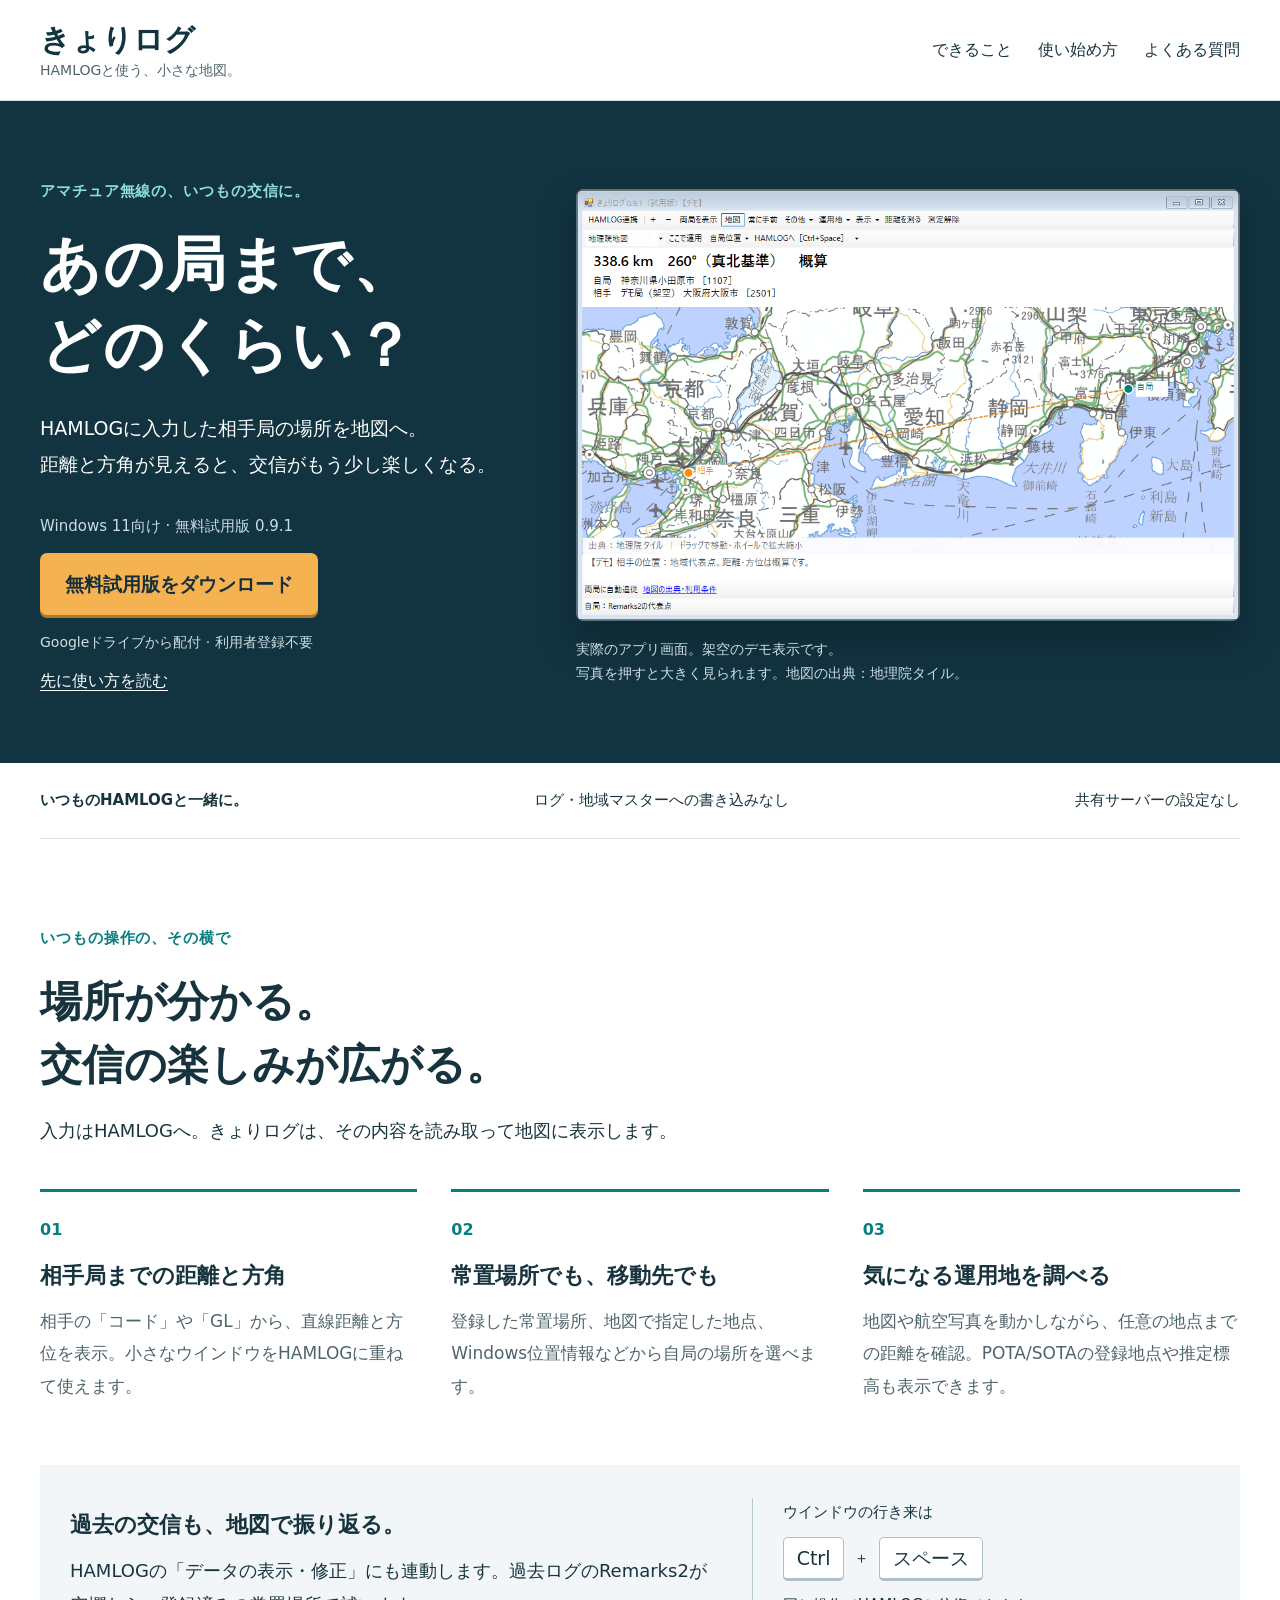
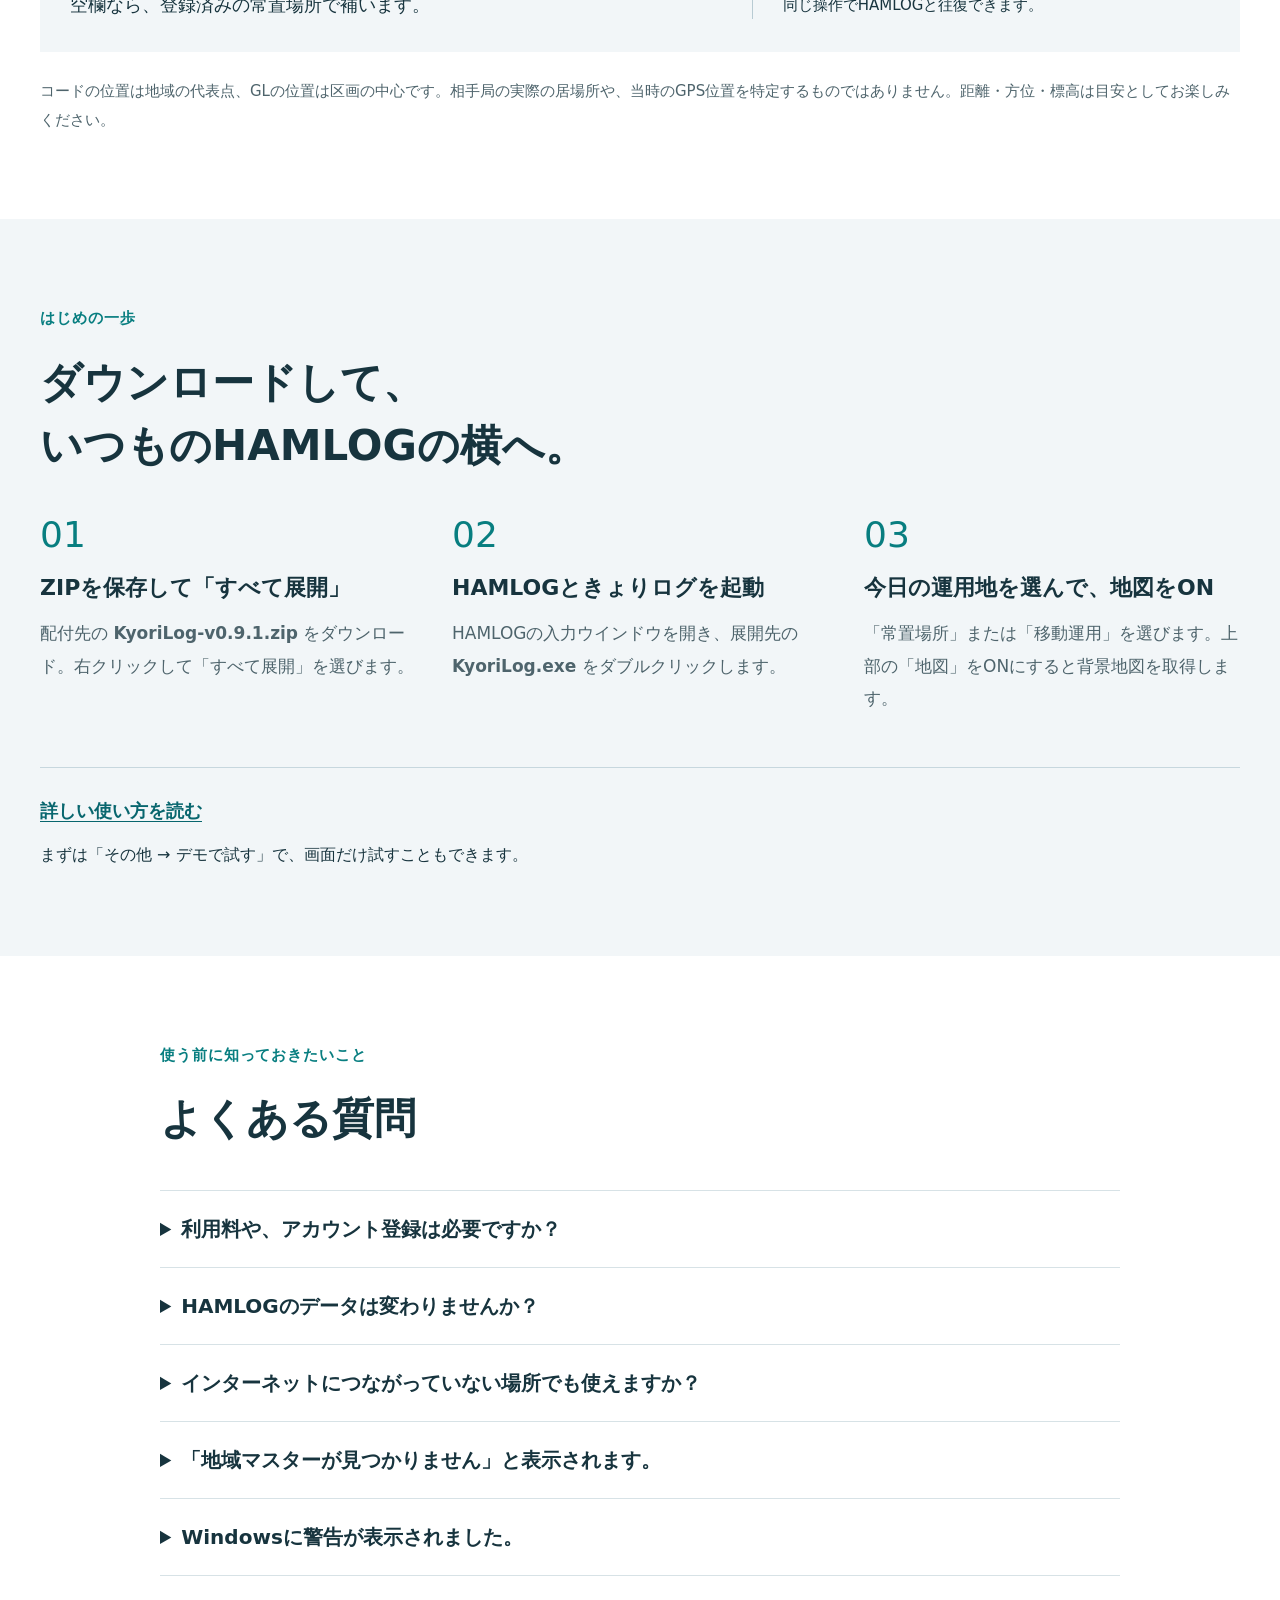
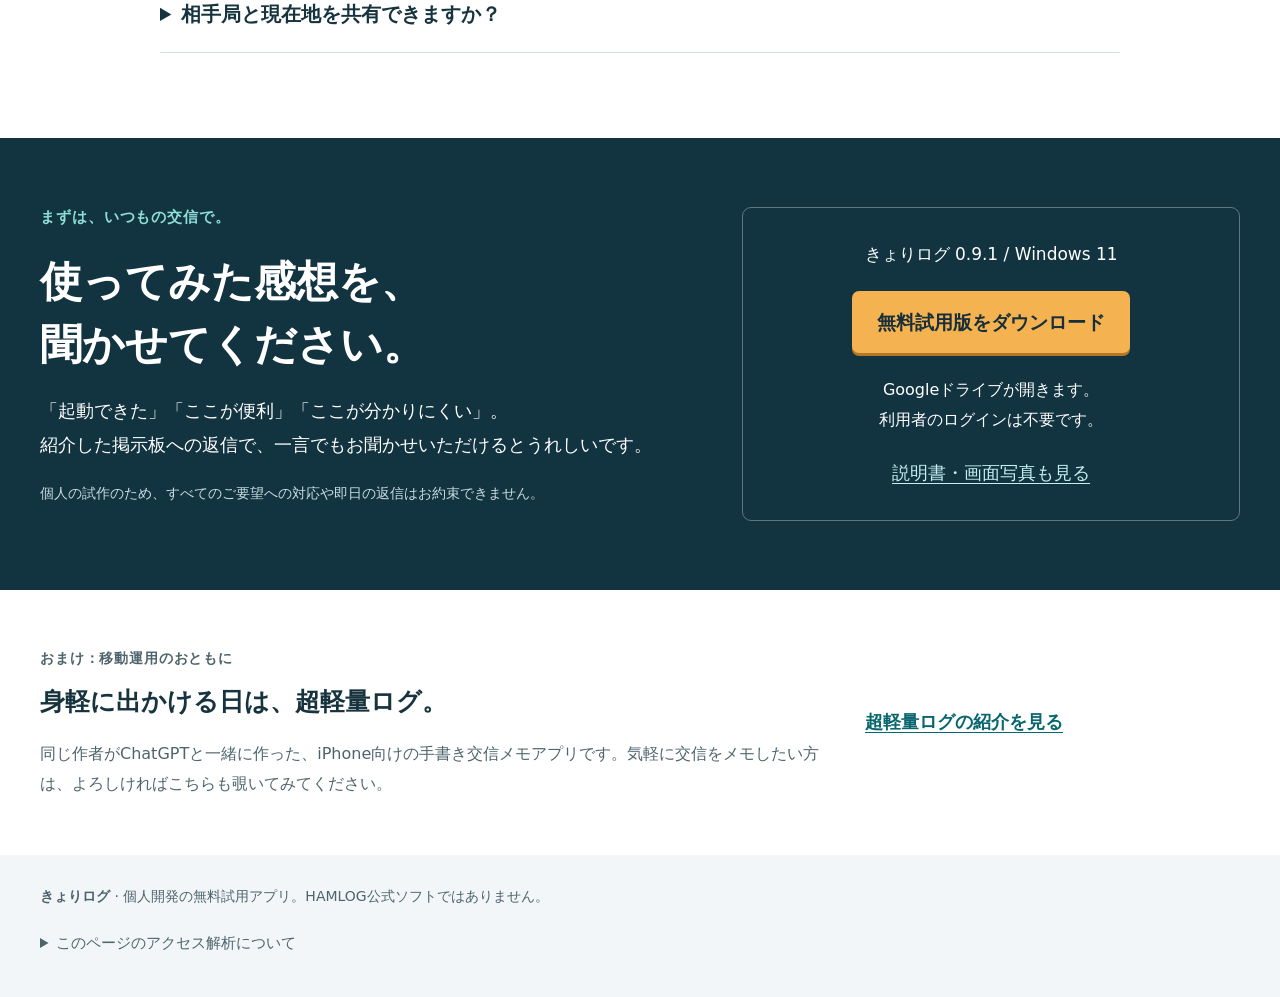
<file: index.html>
<!doctype html>
<html lang="ja">
<head>
  <meta charset="utf-8">
  <meta name="viewport" content="width=device-width, initial-scale=1">
  <meta name="description" content="HAMLOGの相手局まで、どのくらい？ きょりログは、地図・直線距離・方位を表示するWindows 11向けの無料試用アプリです。">
  <meta name="theme-color" content="#123340">
  <title>きょりログ｜交信相手との距離が、地図で見える。</title>
  <link rel="icon" type="image/svg+xml" href="data:image/svg+xml,%3Csvg xmlns='http://www.w3.org/2000/svg' viewBox='0 0 32 32'%3E%3Crect width='32' height='32' rx='7' fill='%23123340'/%3E%3Cpath d='M8 23L24 9' stroke='%23fff' stroke-width='2' stroke-dasharray='3 2'/%3E%3Ccircle cx='8' cy='23' r='4' fill='%232dbab1'/%3E%3Ccircle cx='24' cy='9' r='4' fill='%23f3ad4c'/%3E%3C/svg%3E">
  <link rel="stylesheet" href="styles.css">
  <script src="site-config.js" defer></script>
  <script src="site.js" defer></script>
</head>
<body>
<a class="skip" href="#main">本文へ移動</a>
<header class="header">
  <div class="wrap header-inner">
    <a class="brand" href="#top">きょりログ<span>HAMLOGと使う、小さな地図。</span></a>
    <nav aria-label="主なメニュー"><a href="#features">できること</a><a href="#start">使い始め方</a><a href="#questions">よくある質問</a></nav>
  </div>
</header>
<main id="main">
  <section class="hero" id="top">
    <div class="wrap hero-grid">
      <div class="hero-copy">
        <p class="eyebrow">アマチュア無線の、いつもの交信に。</p>
        <h1>あの局まで、<br>どのくらい？</h1>
        <p class="lead">HAMLOGに入力した相手局の場所を地図へ。<br>距離と方角が見えると、交信がもう少し楽しくなる。</p>
        <p class="availability">Windows 11向け · 無料試用版 0.9.1</p>
        <a class="button download-link" data-placement="hero" href="https://drive.google.com/file/d/1EHU4rluCz1CzdMU7g1jl6iN12F142Nl7/view?usp=drive_link" target="_blank" rel="noopener">無料試用版をダウンロード</a>
        <p class="download-note">Googleドライブから配付 · 利用者登録不要</p>
        <a class="quiet-link" href="guide.html">先に使い方を読む</a>
      </div>
      <figure class="hero-figure">
        <a href="kyorilog-screen.png" target="_blank" rel="noopener" aria-label="きょりログの画面写真を原寸で開く（新しいタブ）"><img src="kyorilog-screen.png" width="1000" height="650" alt="きょりログのデモ画面。小田原と大阪を地図で結び、直線距離338.6km、真北基準の方位260度を表示しています。" fetchpriority="high"></a>
        <figcaption>実際のアプリ画面。架空のデモ表示です。<br>写真を押すと大きく見られます。地図の出典：地理院タイル。</figcaption>
      </figure>
    </div>
  </section>

  <div class="wrap reassurance"><p>いつものHAMLOGと一緒に。</p><p>ログ・地域マスターへの書き込みなし</p><p>共有サーバーの設定なし</p></div>

  <section class="wrap section" id="features">
    <div class="section-heading"><p class="eyebrow">いつもの操作の、その横で</p><h2>場所が分かる。<br>交信の楽しみが広がる。</h2><p>入力はHAMLOGへ。きょりログは、その内容を読み取って地図に表示します。</p></div>
    <div class="feature-grid">
      <article><span class="number">01</span><h3>相手局までの距離と方角</h3><p>相手の「コード」や「GL」から、直線距離と方位を表示。小さなウインドウをHAMLOGに重ねて使えます。</p></article>
      <article><span class="number">02</span><h3>常置場所でも、移動先でも</h3><p>登録した常置場所、地図で指定した地点、Windows位置情報などから自局の場所を選べます。</p></article>
      <article><span class="number">03</span><h3>気になる運用地を調べる</h3><p>地図や航空写真を動かしながら、任意の地点までの距離を確認。POTA/SOTAの登録地点や推定標高も表示できます。</p></article>
    </div>
    <div class="practical">
      <div><h3>過去の交信も、地図で振り返る。</h3><p>HAMLOGの「データの表示・修正」にも連動します。過去ログのRemarks2が空欄なら、登録済みの常置場所で補います。</p></div>
      <div class="shortcut"><p>ウインドウの行き来は</p><p><kbd>Ctrl</kbd><span>＋</span><kbd>スペース</kbd></p><p>同じ操作でHAMLOGと往復できます。</p></div>
    </div>
    <p class="accuracy-note">コードの位置は地域の代表点、GLの位置は区画の中心です。相手局の実際の居場所や、当時のGPS位置を特定するものではありません。距離・方位・標高は目安としてお楽しみください。</p>
  </section>

  <section class="start-section" id="start"><div class="wrap section">
    <div class="section-heading"><p class="eyebrow">はじめの一歩</p><h2>ダウンロードして、<br>いつものHAMLOGの横へ。</h2></div>
    <ol class="steps">
      <li><h3>ZIPを保存して「すべて展開」</h3><p>配付先の <strong>KyoriLog-v0.9.1.zip</strong> をダウンロード。右クリックして「すべて展開」を選びます。</p></li>
      <li><h3>HAMLOGときょりログを起動</h3><p>HAMLOGの入力ウインドウを開き、展開先の <strong>KyoriLog.exe</strong> をダブルクリックします。</p></li>
      <li><h3>今日の運用地を選んで、地図をON</h3><p>「常置場所」または「移動運用」を選びます。上部の「地図」をONにすると背景地図を取得します。</p></li>
    </ol>
    <div class="start-links"><a class="text-link" href="guide.html">詳しい使い方を読む</a><p>まずは「その他 → デモで試す」で、画面だけ試すこともできます。</p></div>
  </div></section>

  <section class="wrap section questions" id="questions">
    <div class="section-heading"><p class="eyebrow">使う前に知っておきたいこと</p><h2>よくある質問</h2></div>
    <details><summary>利用料や、アカウント登録は必要ですか？</summary><p>今回の試用版は無料です。きょりログの利用登録、共有サーバーの設定、クレジットカードの登録は不要です。通常のインターネット通信料はご利用の回線によります。</p></details>
    <details><summary>HAMLOGのデータは変わりませんか？</summary><p>入力画面や過去ログ画面の内容と、地域マスターを読み取ります。HAMLOGのログファイルや地域マスターには書き込みません。HAMLOG本体・地域マスターは配付ZIPに含まれません。</p></details>
    <details><summary>インターネットにつながっていない場所でも使えますか？</summary><p>地域マスターから距離・方位を計算できます。背景地図や航空写真、推定標高の新規取得には通信が必要で、オフラインでの背景地図の表示は保証していません。</p></details>
    <details><summary>「地域マスターが見つかりません」と表示されます。</summary><p>「その他 → 地域マスターを選ぶ」から、使用中のHAMLOGの「HAMLOG.mst」を選んでください。常置場所の登録やRemarks2の記入例は、<a href="guide.html">使い方</a>に載せています。</p></details>
    <details><summary>Windowsに警告が表示されました。</summary><p>署名のない個人開発の試用ソフトのため、警告が表示されることがあります。不明な警告が出た場合は無理に進めず、ご覧になった紹介投稿への返信で表示内容をお知らせください。</p></details>
    <details><summary>相手局と現在地を共有できますか？</summary><p>今回の試用版には、相互の位置共有やQRコードでスマホの現在地を取り込む機能は含めていません。今後の構想として検討していますが、公開時期や将来の料金は未定です。</p></details>
  </section>

  <section class="download-section" id="download"><div class="wrap download-inner">
    <div><p class="eyebrow">まずは、いつもの交信で。</p><h2>使ってみた感想を、<br>聞かせてください。</h2><p>「起動できた」「ここが便利」「ここが分かりにくい」。<br>紹介した掲示板への返信で、一言でもお聞かせいただけるとうれしいです。</p><p class="support-note">個人の試作のため、すべてのご要望への対応や即日の返信はお約束できません。</p></div>
    <div class="download-panel"><p class="version">きょりログ 0.9.1 / Windows 11</p><a class="button download-link" data-placement="footer" href="https://drive.google.com/file/d/1EHU4rluCz1CzdMU7g1jl6iN12F142Nl7/view?usp=drive_link" target="_blank" rel="noopener">無料試用版をダウンロード</a><p>Googleドライブが開きます。<br>利用者のログインは不要です。</p><a class="folder-link" hidden>説明書・画面写真も見る</a></div>
  </div></section>

  <aside class="wrap companion"><div><p class="eyebrow">おまけ：移動運用のおともに</p><h2>身軽に出かける日は、超軽量ログ。</h2><p>同じ作者がChatGPTと一緒に作った、iPhone向けの手書き交信メモアプリです。気軽に交信をメモしたい方は、よろしければこちらも覗いてみてください。</p></div><a class="text-link" href="https://kokeshicamera-debug.github.io/chokeiryo-log/guide.html">超軽量ログの紹介を見る</a></aside>
</main>
<footer class="footer"><div class="wrap">
  <p><strong>きょりログ</strong> · 個人開発の無料試用アプリ。HAMLOG公式ソフトではありません。</p>
  <details class="privacy"><summary>このページのアクセス解析について</summary><p id="analytics-description">この紹介ページでは、設定完了後にGoogleアナリティクスで閲覧数と配付先へのボタンのクリック数を計測します。ダウンロードの完了数やアプリの起動回数は計測しません。きょりログの交信ログ・コールサイン・GPS位置は取得しません。</p><p>ブラウザーなどの利用情報がGoogleへ送信されます。計測を停止してもダウンロードできます。ブラウザーの設定などにより、数値には計測できない分が生じます。<a href="https://policies.google.com/technologies/partner-sites?hl=ja">Googleによるデータの利用について</a></p><button id="analytics-toggle" type="button" hidden>このブラウザーでアクセス解析を停止する</button><p id="analytics-status" role="status"></p></details>
</div></footer>
</body>
</html>
</file>
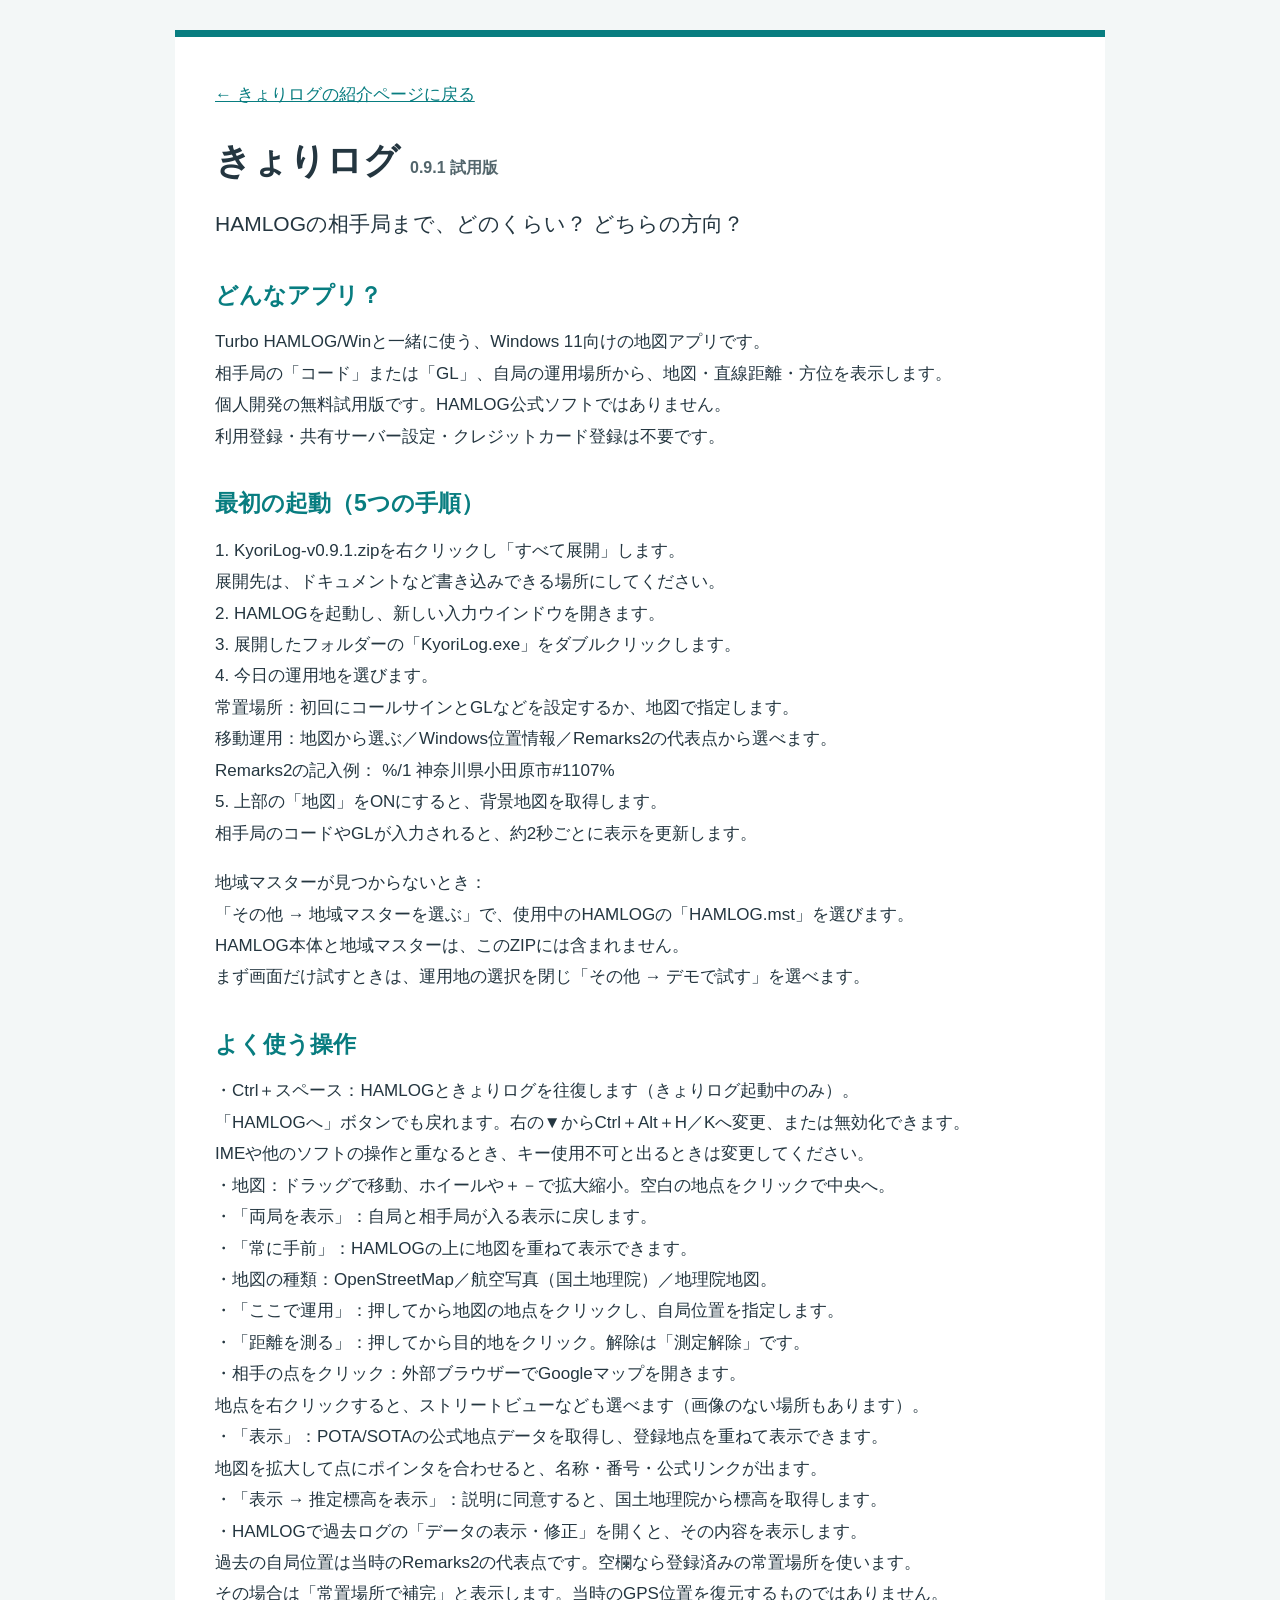
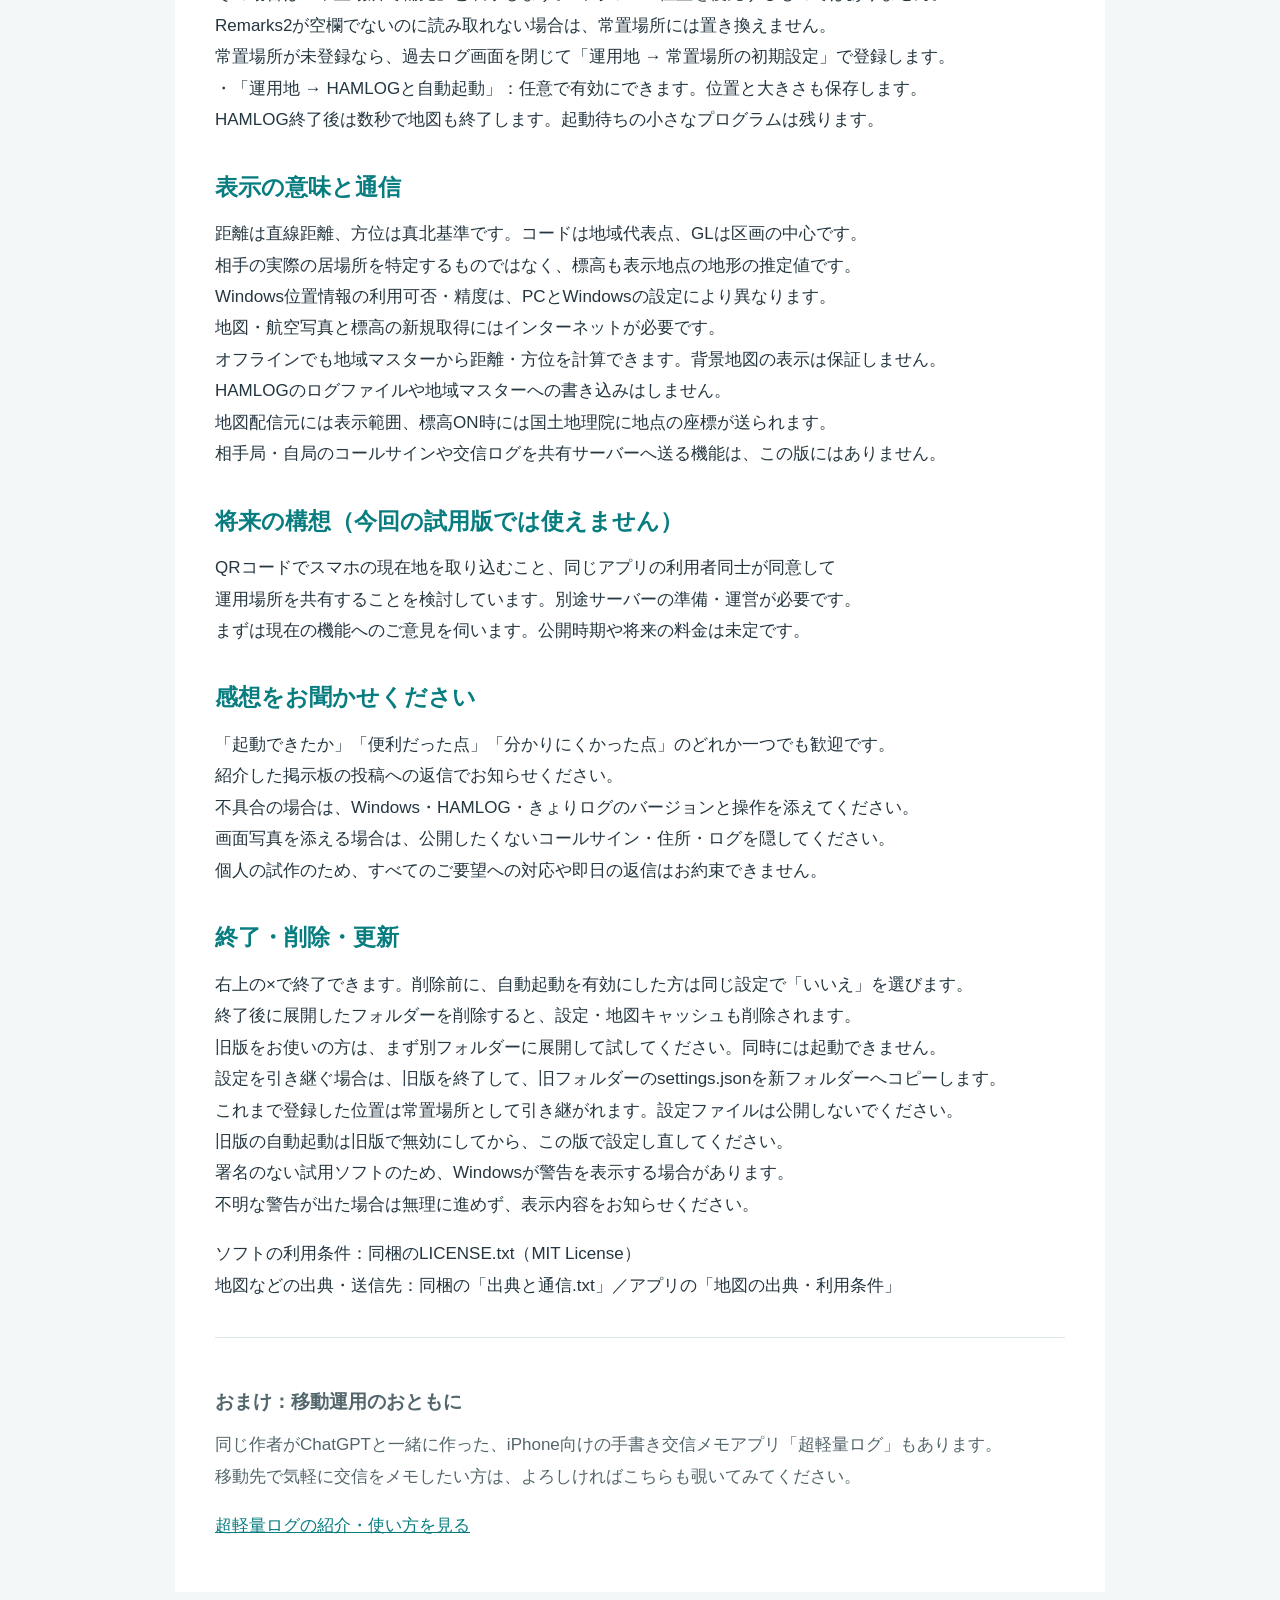
<file: guide.html>
﻿<!doctype html><html lang="ja"><meta charset="utf-8"><meta name="viewport" content="width=device-width, initial-scale=1"><title>きょりログ かんたん説明書</title><style>body{font:17px/1.85 "Yu Gothic UI",Meiryo,sans-serif;color:#243640;background:#f3f7f7;margin:0}main{max-width:850px;margin:30px auto;padding:32px 40px;background:#fff;border-top:7px solid #087d80}h1{font-size:36px;margin:0}small{font-size:16px;color:#53666c}h2{font-size:23px;color:#087d80;margin:30px 0 8px}.lead{font-size:21px}p{margin:10px 0 18px}section{break-inside:avoid}@media(max-width:600px){main{margin:0;padding:22px}body{font-size:16px}}@media print{body{font-size:11pt;background:white}main{margin:0;padding:0}h1{font-size:24pt}h2{font-size:15pt;margin-top:16pt}}</style><main><p><a href="index.html" style="color:#087d80">← きょりログの紹介ページに戻る</a></p><h1>きょりログ <small>0.9.1 試用版</small></h1><p class="lead">HAMLOGの相手局まで、どのくらい？ どちらの方向？</p><section><h2>どんなアプリ？</h2><p>Turbo HAMLOG/Winと一緒に使う、Windows 11向けの地図アプリです。<br>相手局の「コード」または「GL」、自局の運用場所から、地図・直線距離・方位を表示します。<br>個人開発の無料試用版です。HAMLOG公式ソフトではありません。<br>利用登録・共有サーバー設定・クレジットカード登録は不要です。</p></section><section><h2>最初の起動（5つの手順）</h2><p>1. KyoriLog-v0.9.1.zipを右クリックし「すべて展開」します。<br>   展開先は、ドキュメントなど書き込みできる場所にしてください。<br>2. HAMLOGを起動し、新しい入力ウインドウを開きます。<br>3. 展開したフォルダーの「KyoriLog.exe」をダブルクリックします。<br>4. 今日の運用地を選びます。<br>   常置場所：初回にコールサインとGLなどを設定するか、地図で指定します。<br>   移動運用：地図から選ぶ／Windows位置情報／Remarks2の代表点から選べます。<br>   Remarks2の記入例： %/1 神奈川県小田原市#1107%<br>5. 上部の「地図」をONにすると、背景地図を取得します。<br>   相手局のコードやGLが入力されると、約2秒ごとに表示を更新します。</p></section><p>地域マスターが見つからないとき：<br>「その他 → 地域マスターを選ぶ」で、使用中のHAMLOGの「HAMLOG.mst」を選びます。<br>HAMLOG本体と地域マスターは、このZIPには含まれません。<br>まず画面だけ試すときは、運用地の選択を閉じ「その他 → デモで試す」を選べます。</p><section><h2>よく使う操作</h2><p>・Ctrl＋スペース：HAMLOGときょりログを往復します（きょりログ起動中のみ）。<br>  「HAMLOGへ」ボタンでも戻れます。右の▼からCtrl＋Alt＋H／Kへ変更、または無効化できます。<br>  IMEや他のソフトの操作と重なるとき、キー使用不可と出るときは変更してください。<br>・地図：ドラッグで移動、ホイールや＋－で拡大縮小。空白の地点をクリックで中央へ。<br>・「両局を表示」：自局と相手局が入る表示に戻します。<br>・「常に手前」：HAMLOGの上に地図を重ねて表示できます。<br>・地図の種類：OpenStreetMap／航空写真（国土地理院）／地理院地図。<br>・「ここで運用」：押してから地図の地点をクリックし、自局位置を指定します。<br>・「距離を測る」：押してから目的地をクリック。解除は「測定解除」です。<br>・相手の点をクリック：外部ブラウザーでGoogleマップを開きます。<br>  地点を右クリックすると、ストリートビューなども選べます（画像のない場所もあります）。<br>・「表示」：POTA/SOTAの公式地点データを取得し、登録地点を重ねて表示できます。<br>  地図を拡大して点にポインタを合わせると、名称・番号・公式リンクが出ます。<br>・「表示 → 推定標高を表示」：説明に同意すると、国土地理院から標高を取得します。<br>・HAMLOGで過去ログの「データの表示・修正」を開くと、その内容を表示します。<br>  過去の自局位置は当時のRemarks2の代表点です。空欄なら登録済みの常置場所を使います。<br>  その場合は「常置場所で補完」と表示します。当時のGPS位置を復元するものではありません。<br>  Remarks2が空欄でないのに読み取れない場合は、常置場所には置き換えません。<br>  常置場所が未登録なら、過去ログ画面を閉じて「運用地 → 常置場所の初期設定」で登録します。<br>・「運用地 → HAMLOGと自動起動」：任意で有効にできます。位置と大きさも保存します。<br>  HAMLOG終了後は数秒で地図も終了します。起動待ちの小さなプログラムは残ります。</p></section><section><h2>表示の意味と通信</h2><p>距離は直線距離、方位は真北基準です。コードは地域代表点、GLは区画の中心です。<br>相手の実際の居場所を特定するものではなく、標高も表示地点の地形の推定値です。<br>Windows位置情報の利用可否・精度は、PCとWindowsの設定により異なります。<br>地図・航空写真と標高の新規取得にはインターネットが必要です。<br>オフラインでも地域マスターから距離・方位を計算できます。背景地図の表示は保証しません。<br>HAMLOGのログファイルや地域マスターへの書き込みはしません。<br>地図配信元には表示範囲、標高ON時には国土地理院に地点の座標が送られます。<br>相手局・自局のコールサインや交信ログを共有サーバーへ送る機能は、この版にはありません。</p></section><section><h2>将来の構想（今回の試用版では使えません）</h2><p>QRコードでスマホの現在地を取り込むこと、同じアプリの利用者同士が同意して<br>運用場所を共有することを検討しています。別途サーバーの準備・運営が必要です。<br>まずは現在の機能へのご意見を伺います。公開時期や将来の料金は未定です。</p></section><section><h2>感想をお聞かせください</h2><p>「起動できたか」「便利だった点」「分かりにくかった点」のどれか一つでも歓迎です。<br>紹介した掲示板の投稿への返信でお知らせください。<br>不具合の場合は、Windows・HAMLOG・きょりログのバージョンと操作を添えてください。<br>画面写真を添える場合は、公開したくないコールサイン・住所・ログを隠してください。<br>個人の試作のため、すべてのご要望への対応や即日の返信はお約束できません。</p></section><section><h2>終了・削除・更新</h2><p>右上の×で終了できます。削除前に、自動起動を有効にした方は同じ設定で「いいえ」を選びます。<br>終了後に展開したフォルダーを削除すると、設定・地図キャッシュも削除されます。<br>旧版をお使いの方は、まず別フォルダーに展開して試してください。同時には起動できません。<br>設定を引き継ぐ場合は、旧版を終了して、旧フォルダーのsettings.jsonを新フォルダーへコピーします。<br>これまで登録した位置は常置場所として引き継がれます。設定ファイルは公開しないでください。<br>旧版の自動起動は旧版で無効にしてから、この版で設定し直してください。<br>署名のない試用ソフトのため、Windowsが警告を表示する場合があります。<br>不明な警告が出た場合は無理に進めず、表示内容をお知らせください。</p></section><p>ソフトの利用条件：同梱のLICENSE.txt（MIT License）<br>地図などの出典・送信先：同梱の「出典と通信.txt」／アプリの「地図の出典・利用条件」</p><section id="bonus-chokeiryo" style="margin-top:36px;padding-top:16px;border-top:1px solid #dce5e5;color:#53666c">
<h2 style="font-size:19px;color:#53666c">おまけ：移動運用のおともに</h2>
<p>同じ作者がChatGPTと一緒に作った、iPhone向けの手書き交信メモアプリ「超軽量ログ」もあります。<br>
移動先で気軽に交信をメモしたい方は、よろしければこちらも覗いてみてください。</p>
<p><a href="https://kokeshicamera-debug.github.io/chokeiryo-log/guide.html" style="color:#087d80">超軽量ログの紹介・使い方を見る</a></p>
</section></main></html>
</file>
<file: styles.css>
:root{color-scheme:light;--ink:#17343e;--muted:#4e646c;--teal:#087e80;--navy:#123340;--line:#d7e2e6;--paper:#f2f6f8;--orange:#f4b251}*{box-sizing:border-box}html{scroll-behavior:smooth;scroll-padding-top:2rem}body{margin:0;font-family:"Yu Gothic UI",Meiryo,system-ui,sans-serif;font-size:18px;line-height:1.9;color:var(--ink);background:white}a{color:#08666e;text-underline-offset:.22em}a:hover{text-decoration-thickness:2px}a:focus-visible,button:focus-visible,summary:focus-visible{outline:3px solid #ce7000;outline-offset:5px}.wrap{width:min(1200px,calc(100% - 64px));margin-inline:auto}.skip{position:absolute;left:12px;top:-100px;z-index:10;background:white;padding:12px}.skip:focus{top:12px}.header{border-bottom:1px solid var(--line)}.header-inner{display:flex;align-items:center;justify-content:space-between;gap:24px;min-height:100px}.brand{font-size:30px;font-weight:800;text-decoration:none;color:var(--navy);line-height:1.4}.brand span{display:block;font-size:14px;font-weight:400;color:var(--muted)}nav{display:flex;flex-wrap:wrap;gap:26px}nav a{font-size:16px;color:var(--ink);text-decoration:none}.hero{background:var(--navy);color:white;padding:76px 0 66px}.hero-grid{display:grid;grid-template-columns:.85fr 1.15fr;align-items:center;gap:45px}.eyebrow{font-size:15px;letter-spacing:.06em;font-weight:700;margin:0 0 18px}.hero .eyebrow{color:#8dded9}h1{font-size:clamp(40px,4.7vw,66px);line-height:1.35;letter-spacing:.03em;margin:0 0 24px}p{margin:0 0 18px}.lead{font-size:19px;line-height:1.9}.availability{font-size:15px;color:#c9dce2;margin-top:30px;margin-bottom:12px}.button{display:inline-flex;align-items:center;justify-content:center;min-height:58px;padding:13px 25px;border-radius:7px;background:var(--orange);color:#172f3b;font-size:19px;font-weight:800;text-align:center;text-decoration:none;box-shadow:0 3px 0 #b37726}.button:hover{background:#ffca7e;text-decoration:none}.button[aria-disabled=true]{background:#d9e0e2;color:#4c6068;box-shadow:none;cursor:default}.download-note{font-size:14px;color:#ccdee3;margin:14px 0 8px}.quiet-link{font-size:16px;color:white}.hero-figure{margin:0}.hero-figure img{display:block;width:100%;height:auto;border-radius:7px;box-shadow:0 18px 36px #04192066;border:1px solid #55717c}.hero-figure figcaption{font-size:14px;line-height:1.7;color:#ccdee3;margin-top:17px}.reassurance{display:flex;justify-content:space-between;gap:20px;padding-block:23px;border-bottom:1px solid var(--line);font-size:15px}.reassurance p{margin:0}.reassurance p:first-child{font-weight:800}.section{padding-block:85px}.section-heading{max-width:780px;margin-bottom:40px}.section-heading .eyebrow{color:var(--teal)}h2{font-size:clamp(29px,3.3vw,42px);line-height:1.5;margin:0 0 18px}h3{font-size:22px;line-height:1.6;margin:12px 0}.feature-grid{display:grid;grid-template-columns:repeat(3,1fr);gap:34px}.feature-grid article{border-top:3px solid var(--teal);padding-top:20px}.number{font-size:16px;font-weight:800;color:var(--teal)}.feature-grid p{color:var(--muted);font-size:17px}.practical{margin-top:45px;padding:30px;background:var(--paper);display:grid;grid-template-columns:1.4fr 1fr;gap:40px}.practical p{margin-bottom:0}.shortcut{border-left:1px solid #b8cbd3;padding-left:30px;align-self:center}.shortcut p{font-size:15px}.shortcut p:nth-child(2){display:flex;flex-wrap:wrap;align-items:center;gap:10px;margin:10px 0}kbd{font-family:inherit;font-size:19px;white-space:nowrap;background:white;border:1px solid #acc0c9;border-bottom:3px solid #acc0c9;border-radius:5px;padding:2px 13px}.accuracy-note{font-size:15px;color:var(--muted);margin-top:25px;margin-bottom:0}.start-section{background:var(--paper)}.steps{list-style:none;padding:0;counter-reset:step;display:grid;grid-template-columns:repeat(3,1fr);gap:36px}.steps li{counter-increment:step}.steps li:before{content:counter(step,decimal-leading-zero);font-size:36px;font-weight:300;line-height:1;color:var(--teal)}.steps p{font-size:17px;color:var(--muted)}.start-links{margin-top:35px;border-top:1px solid #c7d7de;padding-top:26px}.text-link{font-size:18px;font-weight:700}.start-links p{margin:12px 0 0;font-size:16px}.questions{max-width:960px}details{border-top:1px solid var(--line);padding:21px 0}details:last-child{border-bottom:1px solid var(--line)}summary{font-size:20px;font-weight:700;cursor:pointer;line-height:1.7}details p{margin:18px 0 0;color:var(--muted);font-size:17px}.download-section{background:var(--navy);color:white}.download-inner{padding-block:65px;display:grid;grid-template-columns:1.3fr 1fr;gap:55px;align-items:center}.download-inner .eyebrow{color:#8dded9}.support-note{font-size:14px;color:#c9dce2}.download-panel{border:1px solid #597982;padding:30px;text-align:center;border-radius:9px}.download-panel p{font-size:16px;margin-bottom:20px}.download-panel .button{margin-bottom:22px}.download-panel .version{font-size:17px}.folder-link{color:#c3efef}.companion{padding-block:55px;display:flex;align-items:center;gap:45px}.companion>div{max-width:780px}.companion .eyebrow{font-size:14px;color:var(--muted);margin-bottom:12px}.companion h2{font-size:25px}.companion p{font-size:16px;color:var(--muted);margin-bottom:0}.companion>a{flex-shrink:0}.footer{background:var(--paper);padding:28px 0;color:var(--muted);font-size:14px}.footer>div>p{margin-bottom:10px}.privacy{padding:12px 0;border:0!important}.privacy summary{font-size:15px;font-weight:400}.privacy p{font-size:14px}.privacy button{margin-top:18px;padding:10px 15px;font:inherit;background:white;color:var(--ink);border:1px solid #9db5be;border-radius:5px;cursor:pointer}[hidden]{display:none!important}@media(max-width:1000px){.hero-grid{grid-template-columns:1fr;gap:40px}.hero-copy{max-width:720px}.hero-figure{max-width:900px}.hero{padding-block:48px}.hero h1 br{display:none}.feature-grid,.steps{gap:24px}.download-inner{gap:30px}.companion{display:block}.companion>a{display:inline-block;margin-top:20px}}@media(max-width:700px){.wrap{width:calc(100% - 36px)}.header-inner{align-items:flex-start;flex-direction:column;padding-block:20px;gap:16px}.brand{font-size:27px}nav{gap:20px}nav a{font-size:15px}.hero h1 br{display:block}.lead{font-size:18px}.reassurance{flex-direction:column;gap:6px}.section{padding-block:55px}.feature-grid,.steps,.practical,.download-inner{grid-template-columns:1fr}.feature-grid{gap:26px}.practical{padding:24px;gap:24px}.shortcut{border-left:0;border-top:1px solid #b8cbd3;padding:24px 0 0}.steps{gap:30px}.section-heading{margin-bottom:30px}.download-panel{padding:25px 18px}.button{width:100%;padding-inline:12px;font-size:18px}summary{font-size:18px}.companion{padding-block:40px}}@media(prefers-reduced-motion:reduce){html{scroll-behavior:auto}}
</file>
